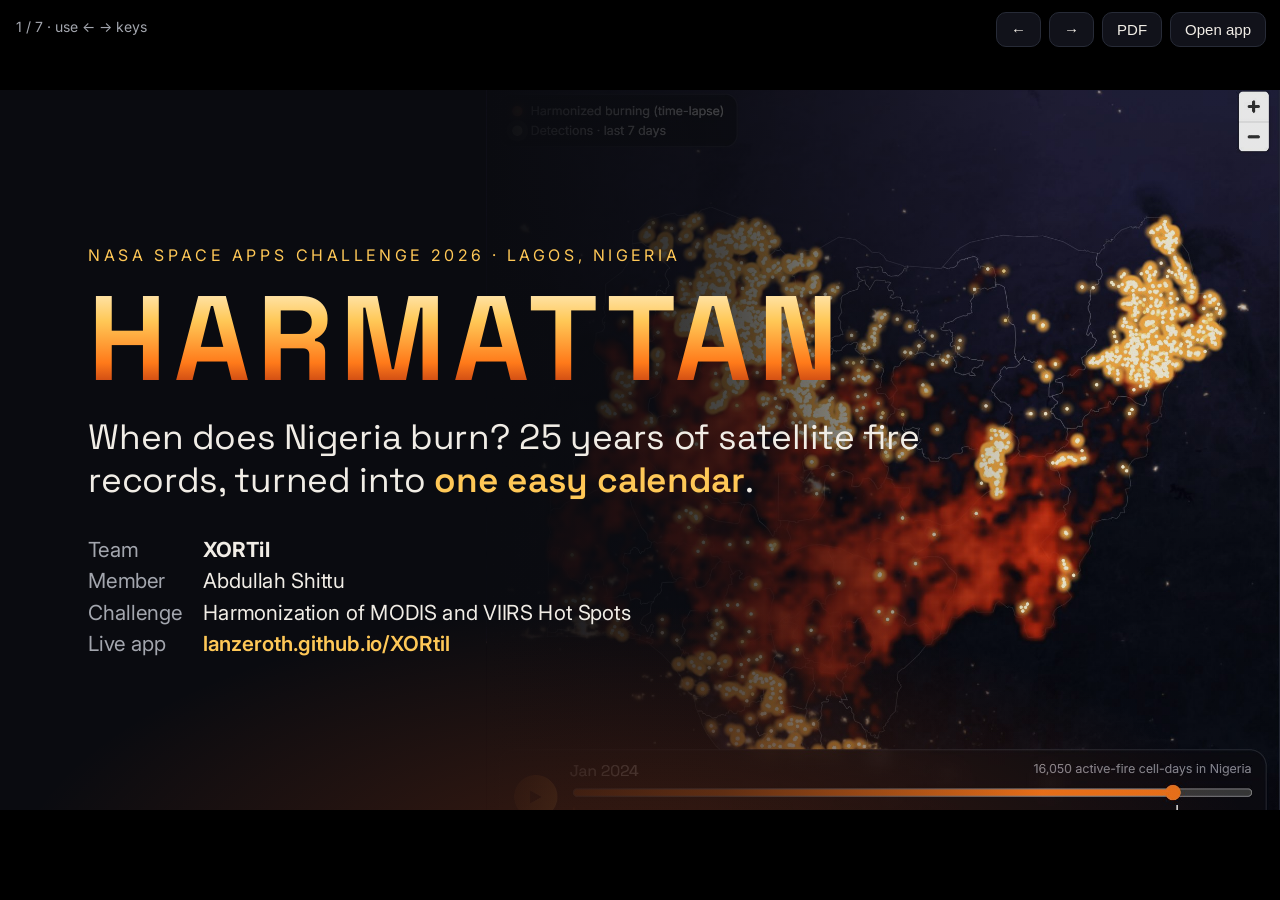
<file: demo/index.html>
<!doctype html>
<html lang="en">
<head>
<meta charset="utf-8" />
<meta name="viewport" content="width=device-width, initial-scale=1" />
<title>Harmattan Demo Slides</title>
<meta name="description" content="7-slide demo of Harmattan, a 25-year burning calendar for Nigeria from NASA satellite fire data. Team XORTil, NASA Space Apps 2026." />
<link rel="preconnect" href="https://fonts.googleapis.com" />
<link rel="preconnect" href="https://fonts.gstatic.com" crossorigin />
<link href="https://fonts.googleapis.com/css2?family=Space+Grotesk:wght@400;500;600;700&family=Inter:wght@400;500;600&display=swap" rel="stylesheet" />
<style>
  :root { --bg:#0a0b10; --panel:#14161f; --line:#272b37; --text:#f1ede6; --muted:#a3a6ae; --ember:#ff7a1a; --gold:#ffc857; --hot:#ff3d2e; --cool:#4ea8de; }
  * { box-sizing: border-box; }
  html, body { margin: 0; background: #000; color: var(--text); font-family: Inter, system-ui, sans-serif; }
  .deck { position: fixed; inset: 0; display: grid; place-items: center; overflow: hidden; }
  .slide { position: absolute; width: 1600px; height: 900px; background: var(--bg); overflow: hidden; padding: 70px 90px 60px;
           transform-origin: center center; opacity: 0; pointer-events: none; transition: opacity .5s ease; }
  .slide.on { opacity: 1; pointer-events: auto; }
  .slide::after { content: ""; position: absolute; inset: auto 0 0 0; height: 260px; background: radial-gradient(ellipse at 50% 140%, rgba(255,90,20,.22), transparent 70%); pointer-events: none; }
  .foot { position: absolute; left: 90px; right: 90px; bottom: 26px; display: flex; justify-content: space-between; font-size: 18px; color: var(--muted); z-index: 2; }
  .foot b { color: var(--gold); font-weight: 600; }
  .kicker { font-size: 20px; letter-spacing: .22em; text-transform: uppercase; color: var(--gold); margin: 0 0 14px; }
  h1 { font-family: "Space Grotesk"; font-size: 64px; line-height: 1.05; margin: 0 0 22px; letter-spacing: -.01em; }
  h1 em { font-style: normal; color: var(--gold); }
  p, li { font-size: 28px; line-height: 1.45; }
  .muted { color: var(--muted); }
  .grid2 { display: grid; grid-template-columns: 1fr 1fr; gap: 56px; align-items: center; }
  .shot { width: 100%; border-radius: 18px; border: 1px solid var(--line); box-shadow: 0 30px 80px rgba(0,0,0,.6), 0 0 60px rgba(255,122,26,.12); display: block; }
  .big { font-family: "Space Grotesk"; font-weight: 700; font-size: 84px; line-height: 1; }
  .card { background: var(--panel); border: 1px solid var(--line); border-radius: 20px; padding: 22px 26px; }
  .who .card { padding: 20px 26px; border-left: 4px solid var(--ember); }
  .who .card h3 { margin: 0 0 4px; font-size: 27px; }
  .who .card p { font-size: 21px; }
  .card h3 { font-family: "Space Grotesk"; font-size: 30px; margin: 10px 0 8px; }
  .card p { font-size: 23px; margin: 0; color: #cfcac2; }
  .icon { font-size: 44px; }
  .hl { color: var(--gold); font-weight: 600; }
  .hot { color: var(--hot); } .cool { color: var(--cool); }

  /* slide 1 */
  .s1 { padding: 0; }
  .s1 .bg { position: absolute; inset: 0 0 0 38%; background: url(img/map.jpg) center 12% / cover; }
  .s1 .bg::after { content: ""; position: absolute; inset: 0; background: linear-gradient(90deg, var(--bg) 0%, rgba(10,11,16,.75) 30%, rgba(10,11,16,.1) 70%); }
  .s1 .inner { position: relative; z-index: 1; height: 100%; display: flex; flex-direction: column; justify-content: center; padding: 0 110px; }
  .s1 .title { font-family: "Space Grotesk"; font-weight: 700; font-size: 150px; letter-spacing: .06em; line-height: 1; margin: 0;
               background: linear-gradient(180deg,#fff3d6,var(--gold) 35%,var(--ember) 70%,#a3220e); -webkit-background-clip: text; background-clip: text; color: transparent; }
  .s1 .sub { font-family: "Space Grotesk"; font-size: 44px; margin: 22px 0 46px; max-width: 1150px; line-height: 1.2; }
  .meta { display: grid; grid-template-columns: auto 1fr; gap: 8px 26px; font-size: 26px; }
  .meta span:nth-child(odd) { color: var(--muted); }

  /* slide 2 chart */
  .bars { display: flex; align-items: flex-end; gap: 8px; height: 330px; border-bottom: 2px solid var(--line); padding: 0 4px; }
  .bar { flex: 1; display: flex; flex-direction: column-reverse; gap: 2px; }
  .bar i { display: block; border-radius: 4px 4px 0 0; }
  .bar .m { background: var(--gold); } .bar .v { background: var(--ember); opacity: .9; }
  .axis { display: flex; justify-content: space-between; font-size: 18px; color: var(--muted); margin-top: 8px; }
  .legend { display: flex; gap: 30px; font-size: 22px; margin-bottom: 14px; }
  .legend i { display: inline-block; width: 18px; height: 18px; border-radius: 4px; margin-right: 10px; vertical-align: -2px; }

  /* steps */
  .steps { display: grid; grid-template-columns: repeat(3, 1fr); gap: 22px; margin: 22px 0 22px; }
  .steps .card p { font-size: 21px; }
  .steps .card h3 { font-size: 27px; margin: 8px 0 4px; }
  .steps .card { padding: 18px 24px; }
  .steps .n { width: 38px !important; height: 38px !important; }
  .result .card { padding: 14px 22px; }
  .result .big { font-size: 60px; }
  .steps .n { font-family: "Space Grotesk"; font-size: 22px; color: #1a0d05; background: linear-gradient(90deg,var(--ember),var(--gold)); width: 44px; height: 44px; border-radius: 50%; display: grid; place-items: center; font-weight: 700; }
  .result { display: flex; align-items: center; gap: 40px; }
  .arrow { font-size: 70px; color: var(--muted); }

  .card.src { padding: 18px 24px; border-left: 4px solid var(--gold); }
  .card.src h3 { margin: 0 0 4px; font-size: 25px; }
  .card.src p { font-size: 21px; }
  .timeline { margin-top: 4px; }
  .tl-row { display: grid; grid-template-columns: 190px 1fr; align-items: center; height: 26px; margin: 4px 0; }
  .tl-row span { font-size: 17px; color: var(--muted); }
  .tl-track { position: relative; height: 14px; display: block; }
  .tl-track i { position: absolute; top: 0; height: 14px; border-radius: 7px; background: var(--gold); min-width: 8px; }
  .tl-track i.v { background: var(--ember); }
  .tl-axis { display: flex; justify-content: space-between; margin-left: 190px; font-size: 16px; color: var(--muted); border-top: 1px solid var(--line); padding-top: 4px; }
  .prov { padding: 26px 28px; }
  .prov-h { display: flex; flex-direction: column; gap: 8px; margin-bottom: 16px; }
  .prov-h h3 { margin: 0; font-size: 32px; }
  .tag { align-self: flex-start; font-size: 16px; font-weight: 600; letter-spacing: .08em; text-transform: uppercase; padding: 5px 12px; border-radius: 999px; background: linear-gradient(90deg, var(--ember), var(--gold)); color: #1a0d05; }
  .tag.light { background: #fbf7f2; color: #c2410c; }
  .prov-body { display: grid; grid-template-columns: 1fr; gap: 18px; }
  .prov-body img.shot { width: 100% !important; height: 270px !important; object-fit: cover; }
  .prov-body ul { margin: 0; padding-left: 22px; }
  .prov-body li { font-size: 21px; line-height: 1.4; margin-bottom: 10px; }
  .url { font-family: "Space Grotesk"; font-size: 22px; color: var(--gold); margin: 16px 0 0; }
  .pill { display: inline-block; border: 2px solid var(--hot); border-radius: 999px; padding: 10px 26px; font-size: 26px; box-shadow: 0 0 30px rgba(255,61,46,.3); }
  .qr { width: 300px; height: 300px; background: #fff; border-radius: 18px; padding: 16px; }
  .link { font-family: "Space Grotesk"; font-size: 40px; color: var(--gold); }

  .nav { position: fixed; top: 12px; right: 14px; display: flex; gap: 8px; z-index: 10; }
  .nav button { background: rgba(20,22,31,.85); color: var(--text); border: 1px solid var(--line); border-radius: 10px; padding: 8px 14px; font-size: 15px; cursor: pointer; }
  .nav button:hover { border-color: var(--ember); }
  .count { position: fixed; top: 18px; left: 16px; color: var(--muted); font-size: 14px; z-index: 10; }

  @media print {
    @page { size: 1600px 900px; margin: 0; }
    html, body { background: var(--bg); }
    .deck { position: static; display: block; }
    .slide { position: relative; opacity: 1 !important; transform: none !important; page-break-after: always; break-after: page; }
    .nav, .count { display: none; }
  }
</style>
</head>
<body>
<div class="deck" id="deck">

  <!-- 1. TITLE -->
  <section class="slide s1">
    <div class="bg"></div>
    <div class="inner">
      <p class="kicker">NASA Space Apps Challenge 2026 · Lagos, Nigeria</p>
      <h2 class="title">HARMATTAN</h2>
      <p class="sub">When does Nigeria burn? 25 years of satellite fire records, turned into <span class="hl">one easy calendar</span>.</p>
      <div class="meta">
        <span>Team</span><span><b>XORTil</b></span>
        <span>Member</span><span>Abdullah Shittu</span>
        <span>Challenge</span><span>Harmonization of MODIS and VIIRS Hot Spots</span>
        <span>Live app</span><span class="hl">lanzeroth.github.io/XORtil</span>
      </div>
    </div>
  </section>

  <!-- 2. PROBLEM -->
  <section class="slide">
    <p class="kicker">The problem</p>
    <h1>Two satellites, two different answers</h1>
    <div class="grid2" style="grid-template-columns: 1fr 1.05fr; align-items: start;">
      <div>
        <p>Every dry season, bush and farm fires spread across Nigeria. They burn crops, homes and forests and fill the air with smoke.</p>
        <p>Satellites have watched these fires from space since 2000. In 2012 a <span class="hl">newer satellite with sharper eyes</span> joined, and it counts <span class="hl">about 5 times more</span> fire spots.</p>
        <p class="muted">It's like switching to a new bathroom scale that reads heavier. You can no longer tell whether you really gained weight. In the same way, nobody could tell whether fires are really getting worse.</p>
      </div>
      <div>
        <div class="legend"><span><i style="background:var(--gold)"></i>Older satellite (MODIS)</span><span><i style="background:var(--ember)"></i>Newer satellite (VIIRS)</span></div>
        <div class="bars" id="bars"></div>
        <div class="axis"><span>2003</span><span>2012 · new satellite arrives</span><span>2025</span></div>
        <p class="muted" style="font-size:20px;margin-top:10px">Fire spots counted over Nigeria each year. Source: NASA FIRMS.</p>
      </div>
    </div>
    <div class="foot"><span><b>Harmattan</b> · Team XORTil</span><span>2 / 7</span></div>
  </section>

  <!-- 3. DATA -->
  <section class="slide">
    <p class="kicker">The data we used</p>
    <h1>Built on free NASA satellite data</h1>
    <div class="grid2" style="grid-template-columns: 1.15fr .85fr; align-items: start; gap: 48px;">
      <div style="display:grid;gap:16px">
        <div class="card src"><h3>NASA FIRMS: MODIS satellites (Terra and Aqua)</h3><p>The older satellites, watching for fires since <b>2000</b>. Each dot they record covers about <b>1 km</b> of ground.</p></div>
        <div class="card src"><h3>NASA FIRMS: VIIRS satellites (Suomi NPP and NOAA-20)</h3><p>The newer satellites, watching since <b>2012</b> with sharper eyes. Each dot covers about <b>375 m</b>.</p></div>
        <div class="card src"><h3>Maps and boundaries</h3><p>NASA GIBS "Black Marble" night-time Earth for the map, and the borders of Nigeria's 36 states and the FCT.</p></div>
        <div class="timeline">
          <div class="tl-row"><span>MODIS Terra</span><b class="tl-track"><i style="left:3%;width:97%"></i></b></div>
          <div class="tl-row"><span>MODIS Aqua</span><b class="tl-track"><i style="left:6.5%;width:93.5%"></i></b></div>
          <div class="tl-row"><span>VIIRS Suomi NPP</span><b class="tl-track"><i class="v" style="left:43.1%;width:56.9%"></i></b></div>
          <div class="tl-row"><span>VIIRS NOAA-20</span><b class="tl-track"><i class="v" style="left:98.5%;width:1.5%"></i></b></div>
          <div class="tl-axis"><span>2000</span><span>2012</span><span>2026</span></div>
        </div>
      </div>
      <div style="display:grid;gap:18px">
        <div class="card"><div class="big" style="color:var(--gold);font-size:68px">6.3 million</div><p>fire detections over Nigeria</p></div>
        <div class="card"><div class="big" style="font-size:68px">26 years</div><p>from November 2000 to November 2026</p></div>
        <div class="card"><div class="big" style="font-size:68px">+ this week</div><p>the latest 7 days of fire data are added</p></div>
      </div>
    </div>
    <div class="foot"><span><b>Harmattan</b> · Team XORTil</span><span>3 / 7</span></div>
  </section>

  <!-- 4. HOW WE MADE THE RECORDS AGREE -->
  <section class="slide">
    <p class="kicker">How we made the records agree</p>
    <h1>We made both satellites tell the same story</h1>
    <div class="steps">
      <div class="card"><div class="n">1</div><h3>Yes or no, not "how many"</h3><svg viewBox="0 0 400 160" style="width:88%;display:block;margin:4px auto 4px" aria-label="Old satellite sees one fire as 2 dots, new satellite sees it as 9 dots; both answer YES, there was fire in this box"><rect x="40" y="6" width="120" height="84" rx="8" fill="none" stroke="#6b7080" stroke-width="2"/><circle cx="82" cy="40" r="12" fill="#ff7a1a"/><circle cx="116" cy="58" r="12" fill="#ff7a1a"/><text x="100" y="112" text-anchor="middle" font-size="17" fill="#a3a6ae">Old: 2 dots</text><rect x="240" y="6" width="120" height="84" rx="8" fill="none" stroke="#6b7080" stroke-width="2"/><circle cx="270" cy="30" r="6" fill="#ff7a1a"/><circle cx="288" cy="26" r="6" fill="#ff7a1a"/><circle cx="304" cy="36" r="6" fill="#ff7a1a"/><circle cx="280" cy="48" r="6" fill="#ff7a1a"/><circle cx="298" cy="54" r="6" fill="#ff7a1a"/><circle cx="316" cy="46" r="6" fill="#ff7a1a"/><circle cx="290" cy="68" r="6" fill="#ff7a1a"/><circle cx="310" cy="66" r="6" fill="#ff7a1a"/><circle cx="328" cy="58" r="6" fill="#ff7a1a"/><text x="300" y="112" text-anchor="middle" font-size="17" fill="#a3a6ae">New: 9 dots</text><text x="200" y="54" text-anchor="middle" font-size="22" fill="#a3a6ae">vs</text><rect x="70" y="124" width="260" height="32" rx="16" fill="#ffc857"/><text x="200" y="146" text-anchor="middle" font-size="18" font-weight="700" fill="#1a0d05">Fire in this box today? YES</text></svg><p>One fire looks like many dots to the sharp satellite. So for each 10 km box we only ask: <b>fire here today, yes or no?</b></p></div>
      <div class="card"><div class="n">2</div><h3>Compare them side by side</h3><p>Both satellites flew together for 10 years (2012–2021). In that time, the new one said "yes" for about <b>4 boxes</b> for every <b>1</b> the old one did.</p></div>
      <div class="card"><div class="n">3</div><h3>Correct it, then check</h3><p>We scale the new satellite down to match. Then we test it on 2022–2025, years we kept hidden, like testing a student on questions they never practised.</p></div>
    </div>
    <div class="result">
      <div class="card" style="flex:1"><div class="muted" style="font-size:22px">Before: the new satellite showed</div><div class="big hot">4×</div><div class="muted" style="font-size:20px">more fire than the old one</div></div>
      <div class="arrow">→</div>
      <div class="card" style="flex:1"><div class="muted" style="font-size:22px">After correcting, they differ by only</div><div class="big" style="color:var(--gold)">4%</div><div class="muted" style="font-size:20px">they now agree</div></div>
      <div style="flex:1.6"><img class="shot" src="img/science.jpg" alt="Chart: raw new-satellite counts (dashed) are far above the old satellite; after adjustment (orange) they match" /></div>
    </div>
    <div class="foot"><span><b>Harmattan</b> · Team XORTil</span><span>4 / 7</span></div>
  </section>

  <!-- 5. WHAT WE'RE PROVIDING -->
  <section class="slide">
    <p class="kicker">What we're providing</p>
    <h1>One fire record, two ways to use it</h1>
    <div class="grid2" style="grid-template-columns: 1fr 1fr; gap: 44px; align-items: start;">
      <div class="card prov">
        <div class="prov-h"><span class="tag">For experts</span><h3>The detailed fire calendar</h3></div>
        <div class="prov-body">
          <img class="shot" src="img/spiral.jpg" alt="Spiral fire clock: one ring per year" style="object-position:center 40%" />
          <ul>
            <li>25 years of fire on a map, a fire clock and a calendar</li>
            <li>The danger window for every state. Nigeria: <b class="hl">14 Dec – 13 Feb</b>, worst around <b>11 Jan</b></li>
            <li>Unusual years and proof that the correction works</li>
          </ul>
        </div>
        <p class="url">lanzeroth.github.io/XORtil</p>
      </div>
      <div class="card prov">
        <div class="prov-h"><span class="tag light">For everyone</span><h3>The simple fire check</h3></div>
        <div class="prov-body">
          <img class="shot" src="img/simple.jpg" alt="Simple fire check page showing this week's status for a state" style="object-position:top" />
          <ul>
            <li>Pick your state, or press <b>"Find my state"</b></li>
            <li>"Is bush burning high this week?" answered in plain words</li>
            <li>When the burning season starts, and how to stay safe, with real photos</li>
          </ul>
        </div>
        <p class="url">lanzeroth.github.io/XORtil/simple</p>
      </div>
    </div>
    <div class="foot"><span><b>Harmattan</b> · Team XORTil</span><span>5 / 7</span></div>
  </section>

  <!-- 6. WHO IT HELPS -->
  <section class="slide">
    <p class="kicker">Who it helps</p>
    <h1>From space data to decisions on the ground</h1>
    <div class="grid2 who" style="grid-template-columns: .8fr 1.2fr;">
      <img class="shot" src="img/map.jpg" alt="Map of Nigeria showing burning in January 2024" style="max-height:600px;width:auto;justify-self:center" />
      <div style="display:grid;gap:16px">
        <div class="card"><h3>Fire and emergency services</h3><p>Know when and where to get ready, and get a simple "normal / extreme" alert each week.</p></div>
        <div class="card"><h3>Farmers and land managers</h3><p>Plan safer burning, firebreaks and awareness campaigns before each state's danger window.</p></div>
        <div class="card"><h3>Scientists and government</h3><p>A trustworthy 25-year record. It shows burning in Nigeria is down about 27% since the mid-2000s.</p></div>
        <p class="muted" style="font-size:21px;margin:0">Built only from free, open NASA satellite data: 6.3 million fire detections.</p>
      </div>
    </div>
    <div class="foot"><span><b>Harmattan</b> · Team XORTil</span><span>6 / 7</span></div>
  </section>

  <!-- 7. NEXT + TRY IT -->
  <section class="slide">
    <p class="kicker">Try it · What's next</p>
    <h1>Open it on your phone <em>right now</em></h1>
    <div class="grid2" style="grid-template-columns: auto 1fr; gap: 70px;">
      <div style="text-align:center">
        <img class="qr" src="img/qr.svg" alt="QR code to lanzeroth.github.io/XORtil" />
        <div class="link" style="margin-top:18px">lanzeroth.github.io/XORtil</div>
        <p class="muted" style="font-size:20px">Free · no login · works on phones<br />Code: github.com/LanZeroth/XORtil</p>
      </div>
      <div>
        <p style="margin-top:0" class="hl"><b>Next steps</b></p>
        <ul style="margin:0;padding-left:30px">
          <li>Weekly SMS fire alerts in <span class="hl">Hausa, Yoruba, Igbo and Pidgin</span></li>
          <li>Every country in Africa, then the world. The same method works anywhere.</li>
          <li>Add the newest satellites so the record continues for decades</li>
          <li>Partner with Nigeria's emergency and space agencies</li>
        </ul>
        <p class="big" style="font-size:56px;margin-top:40px">Thank you.</p>
        <p class="muted" style="font-size:22px">Team XORTil · Abdullah Shittu · Data: NASA FIRMS (MODIS &amp; VIIRS), NASA GIBS</p>
      </div>
    </div>
    <div class="foot"><span><b>Harmattan</b> · Team XORTil</span><span>7 / 7</span></div>
  </section>
</div>

<div class="count" id="count"></div>
<div class="nav">
  <button id="prev" aria-label="Previous slide">←</button>
  <button id="next" aria-label="Next slide">→</button>
  <a href="Harmattan-demo.pdf" download><button>PDF</button></a>
  <a href="../"><button>Open app</button></a>
</div>

<script>
  // problem chart: fire spots per year (NASA FIRMS, Nigeria)
  const D = {"2003":[90644,0],"2004":[99497,0],"2005":[92052,0],"2006":[90537,0],"2007":[98336,0],"2008":[87317,0],"2009":[70463,0],"2010":[72371,0],"2011":[63379,0],"2012":[61425,215640],"2013":[53204,294602],"2014":[53924,302114],"2015":[61040,332353],"2016":[68847,365348],"2017":[67732,366689],"2018":[63255,336325],"2019":[54028,306898],"2020":[68213,346209],"2021":[66892,350382],"2022":[67085,367956],"2023":[58882,310098],"2024":[69258,364275],"2025":[57380,326613]};
  const max = Math.max(...Object.values(D).map(([m, v]) => Math.max(m, v)));
  document.getElementById("bars").innerHTML = Object.entries(D).map(([y, [m, v]]) =>
    `<div class="bar" style="flex-direction:row;align-items:flex-end" title="${y}: older ${m.toLocaleString()}, newer ${v.toLocaleString()}">` +
    `<i class="m" style="flex:1;height:${m / max * 320}px"></i>` + (v ? `<i class="v" style="flex:1;height:${v / max * 320}px"></i>` : "") + `</div>`).join("");

  // navigation + scaling
  const slides = [...document.querySelectorAll(".slide")];
  let k = Math.max(0, Math.min(slides.length - 1, (parseInt(location.hash.slice(1)) || 1) - 1));
  const fit = () => { const s = Math.min(innerWidth / 1600, innerHeight / 900); slides.forEach(el => el.style.transform = `scale(${s})`); };
  const show = i => { k = Math.max(0, Math.min(slides.length - 1, i)); slides.forEach((s, j) => s.classList.toggle("on", j === k)); document.getElementById("count").textContent = `${k + 1} / ${slides.length} · use ← → keys`; history.replaceState(null, "", "#" + (k + 1)); };
  addEventListener("resize", fit); fit(); show(k);
  addEventListener("keydown", e => { if (["ArrowRight", "PageDown", " "].includes(e.key)) show(k + 1); if (["ArrowLeft", "PageUp"].includes(e.key)) show(k - 1); });
  document.getElementById("next").onclick = () => show(k + 1);
  document.getElementById("prev").onclick = () => show(k - 1);
  let x0 = null; addEventListener("touchstart", e => x0 = e.touches[0].clientX); addEventListener("touchend", e => { if (x0 == null) return; const dx = e.changedTouches[0].clientX - x0; if (Math.abs(dx) > 50) show(k + (dx < 0 ? 1 : -1)); x0 = null; });
</script>
</body>
</html>
</file>
